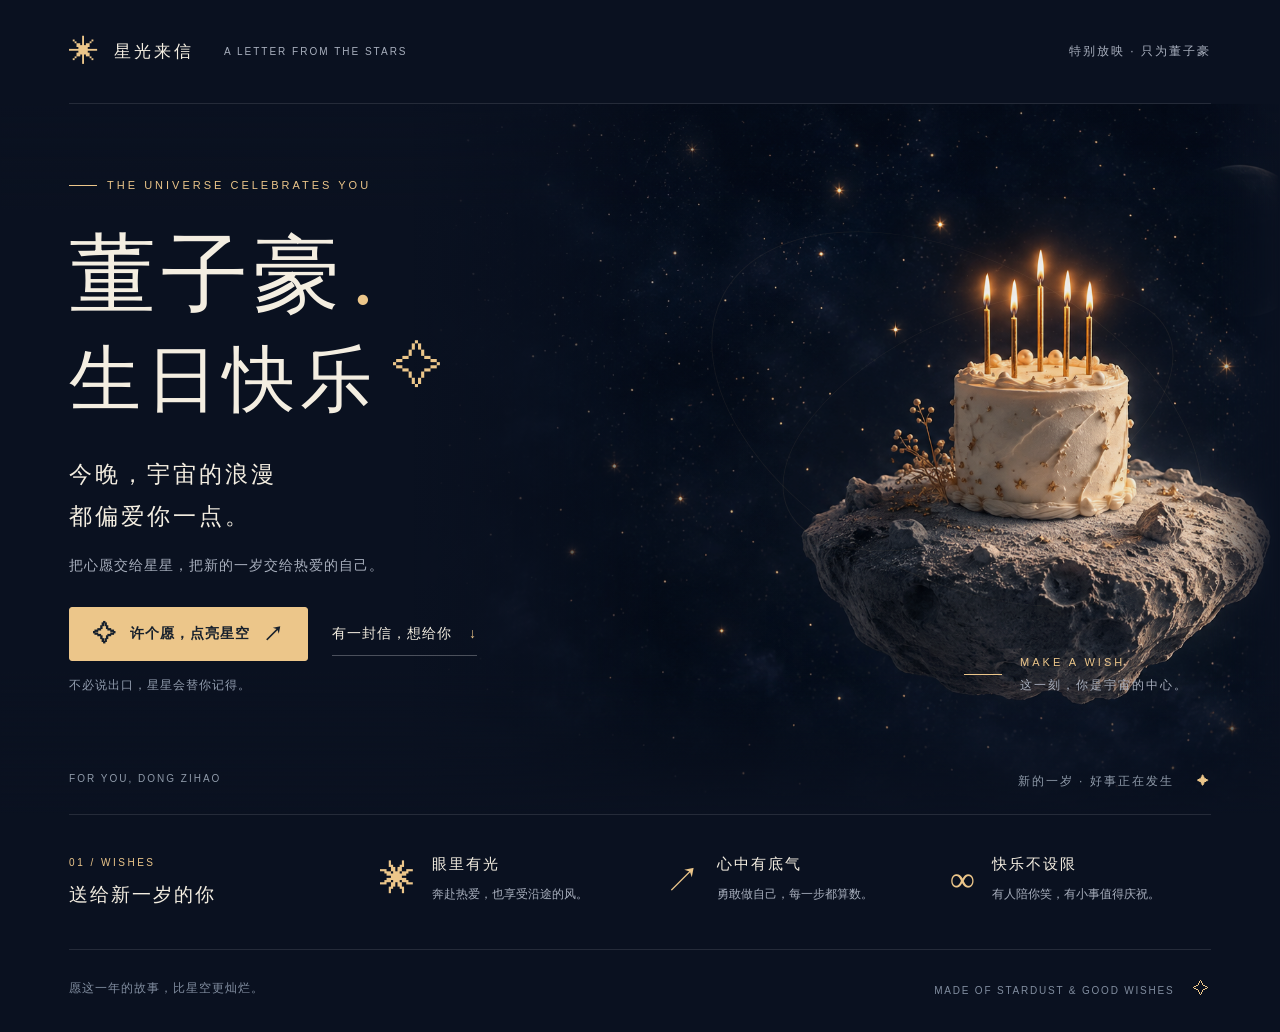
<file: index.html>
<!doctype html>
<html lang="zh-CN">
<head>
  <meta charset="UTF-8">
  <meta name="viewport" content="width=device-width, initial-scale=1">
  <meta name="theme-color" content="#0a1120">
  <meta name="description" content="董子豪，生日快乐。愿新的一岁，自由、明亮，永远有热爱可奔赴。一封为你而来的星光来信。">
  <title>董子豪，生日快乐 · 一封星光来信</title>
  <link rel="icon" href="./favicon.svg" type="image/svg+xml">
  <link rel="stylesheet" href="./style.css">
  <script src="./app.js" defer></script>
</head>
<body>
  <canvas id="fireworks" aria-hidden="true"></canvas>
  <div class="page-shell">
    <header class="masthead">
      <a class="wordmark" href="#home" aria-label="星光来信，回到首页"><span class="spark">✳</span> 星光来信 <span class="wordmark-en">A LETTER FROM THE STARS</span></a>
      <span class="edition">特别放映 · 只为董子豪</span>
    </header>
    <main id="home">
      <section class="hero" aria-labelledby="birthday-title">
        <div class="hero-art" role="img" aria-label="星空下，生日蛋糕上的烛光温柔闪耀"></div>
        <div class="orbit orbit-one" aria-hidden="true"></div>
        <div class="orbit orbit-two" aria-hidden="true"></div>
        <div class="hero-copy">
          <p class="eyebrow"><span></span> THE UNIVERSE CELEBRATES YOU</p>
          <h1 id="birthday-title"><span class="name">董子豪<span class="name-dot">.</span></span><span class="birthday">生日快乐<span class="title-star" aria-hidden="true">✧</span></span></h1>
          <p class="hero-line">今晚，宇宙的浪漫<br>都偏爱你一点。</p>
          <p class="hero-note">把心愿交给星星，<br class="mobile-break">把新的一岁交给热爱的自己。</p>
          <div class="actions">
            <button class="primary" id="wish-button"><span aria-hidden="true">✧</span> 许个愿，点亮星空 <span aria-hidden="true">↗</span></button>
            <button class="letter-button" id="letter-button" aria-expanded="false" aria-controls="letter">有一封信，想给你 <span aria-hidden="true">↓</span></button>
          </div>
          <p class="wish-status" id="wish-status" role="status" aria-live="polite">不必说出口，星星会替你记得。</p>
        </div>
        <div class="art-caption"><span class="caption-line"></span><span>MAKE A WISH<br><small>这一刻，你是宇宙的中心。</small></span></div>
        <div class="hero-bottom"><span>FOR YOU, DONG ZIHAO</span><span>新的一岁 · 好事正在发生 <span aria-hidden="true">✦</span></span></div>
      </section>
      <section class="wishes" aria-label="送给新一岁的你">
        <div class="wish-intro"><span class="section-number">01 / WISHES</span><h2>送给新一岁的你</h2></div>
        <div class="wish-item"><span class="wish-symbol" aria-hidden="true">✷</span><div><h3>眼里有光</h3><p>奔赴热爱，也享受沿途的风。</p></div></div>
        <div class="wish-item"><span class="wish-symbol" aria-hidden="true">↗</span><div><h3>心中有底气</h3><p>勇敢做自己，每一步都算数。</p></div></div>
        <div class="wish-item"><span class="wish-symbol" aria-hidden="true">∞</span><div><h3>快乐不设限</h3><p>有人陪你笑，有小事值得庆祝。</p></div></div>
      </section>
      <section id="letter" class="letter" hidden aria-labelledby="letter-title" tabindex="-1">
        <div class="letter-side"><span class="section-number">02 / JUST FOR YOU</span><p>有些祝福，<br>想慢慢说给你听。</p><span class="letter-star" aria-hidden="true">✳</span></div>
        <article class="letter-content"><span class="letter-label">一封星光来信</span><h2 id="letter-title">亲爱的董子豪：</h2><p>今天，先把忙碌放一放。把蛋糕切得大一点，把快乐留得久一点。你值得被认真地庆祝，也值得收到所有真诚的祝福。</p><p>愿新的一岁，你有奔向远方的勇气，也有慢下来看看晚霞的心情。想做的事，一点一点靠近；喜欢的人，常常见面；平凡的日子，也有让你忍不住嘴角上扬的小惊喜。</p><p>不必每一天都闪闪发光。疲惫的时候，就好好休息；开心的时候，就尽情大笑。愿你按照自己的节奏，长成自己喜欢的模样。</p><p class="letter-ending">生日快乐，董子豪。<br>愿你自由而明亮，所遇皆温柔。</p><div class="signature"><span>来自，所有希望你快乐的心意</span><span aria-hidden="true">✦</span></div></article>
      </section>
    </main>
    <footer><span>愿这一年的故事，比星空更灿烂。</span><span>MADE OF STARDUST & GOOD WISHES <span aria-hidden="true">✧</span></span></footer>
  </div>
</body>
</html>
</file>
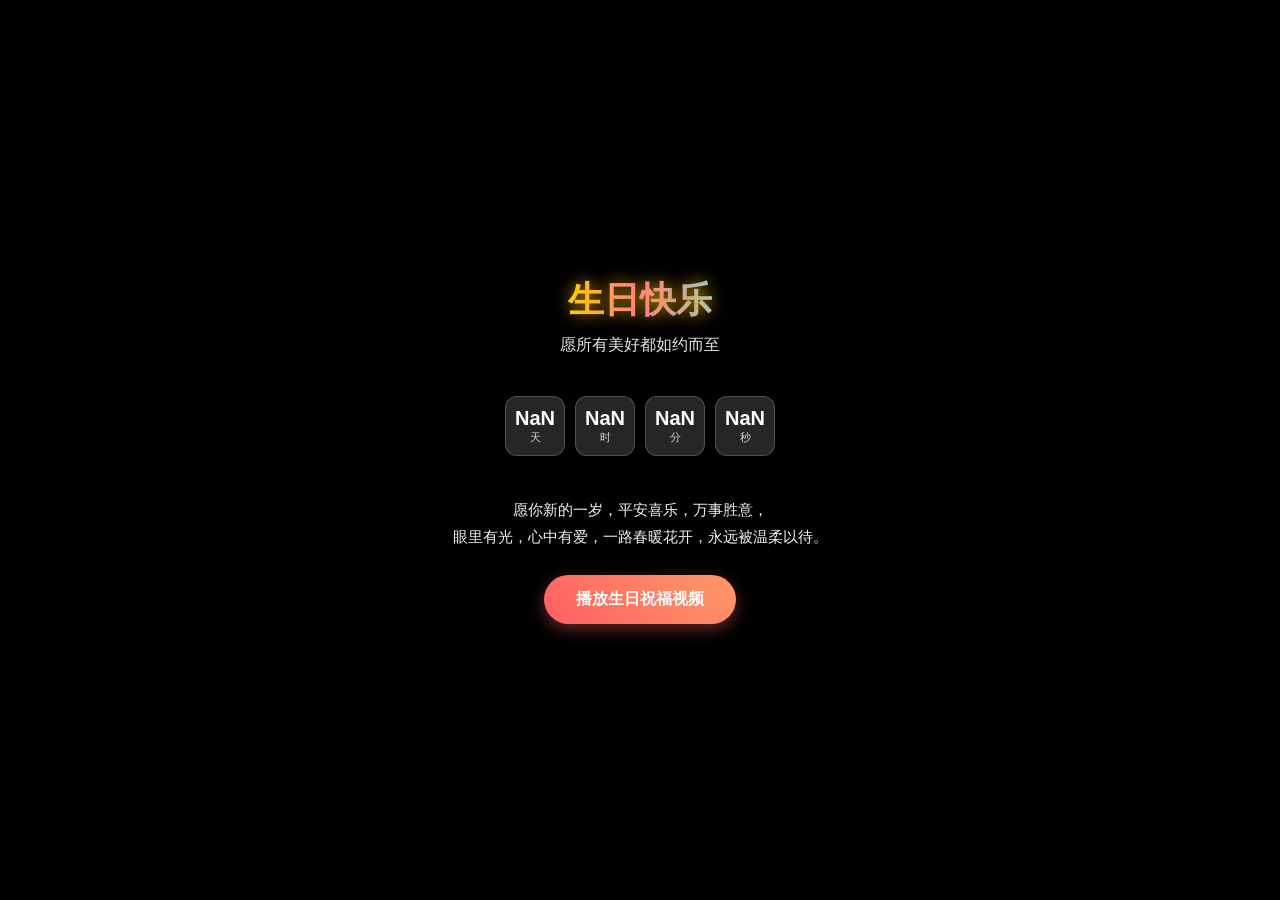
<file: sr/sr.html>
<!DOCTYPE html>
<html lang="zh-CN">
<head>
    <meta charset="UTF-8">
    <meta name="viewport" content="width=device-width, initial-scale=1.0, maximum-scale=1.0, user-scalable=no">
    <title>生日快乐</title>
    <style>
        *{margin:0;padding:0;box-sizing:border-box;font-family:"Microsoft YaHei",sans-serif}
        html,body{width:100%;min-height:100vh;background:#000;overflow-x:hidden}
        body{-webkit-text-size-adjust:100%;}

        .carousel{position:fixed;width:100%;height:100%;z-index:0}
        .carousel-item{position:absolute;width:100%;height:100%;object-fit:cover;opacity:0;animation:carousel 15s infinite}
        .carousel-item:nth-child(1){animation-delay:0s}
        .carousel-item:nth-child(2){animation-delay:5s}
        .carousel-item:nth-child(3){animation-delay:10s}
        @keyframes carousel{0%{opacity:0;transform:scale(1.1)}10%{opacity:1;transform:scale(1)}40%{opacity:1;transform:scale(1)}50%{opacity:0;transform:scale(1.1)}100%{opacity:0}}

        .mask{position:fixed;top:0;left:0;width:100%;height:100%;background:rgba(0,0,0,0.55);z-index:1}

        .container{position:relative;z-index:2;min-height:100vh;display:flex;flex-direction:column;align-items:center;justify-content:center;color:#fff;text-align:center;padding:20px 15px;width:100%}

        .title{font-size:36px;font-weight:bold;margin-bottom:10px;text-shadow:0 0 15px rgba(255,185,0,0.8);background:linear-gradient(90deg,#ffd700,#ff69b4,#87ceeb);-webkit-background-clip:text;-webkit-text-fill-color:transparent;animation:glow 2s infinite alternate}
        @media(max-width:400px){.title{font-size:28px;}}
        @keyframes glow{from{filter:drop-shadow(0 0 10px #ffd700)}to{filter:drop-shadow(0 0 25px #ff69b4)}}

        .subtitle{font-size:16px;margin-bottom:20px;opacity:.9}

        .countdown{display:flex;gap:10px;margin:20px 0;flex-wrap:wrap;justify-content:center}
        .time-box{width:60px;height:60px;background:rgba(255,255,255,0.15);border-radius:12px;display:flex;flex-direction:column;align-items:center;justify-content:center;backdrop-filter:blur(10px);border:1px solid rgba(255,255,255,0.2)}
        .time-num{font-size:20px;font-weight:bold}
        .time-text{font-size:11px;opacity:.8}

        .wish{max-width:100%;line-height:1.8;font-size:15px;margin:20px 0 25px;opacity:.95;padding:0 10px}

        .play-btn{padding:14px 32px;background:linear-gradient(45deg,#ff5e62,#ff9966);border:none;border-radius:50px;color:#fff;font-size:16px;font-weight:bold;cursor:pointer;box-shadow:0 5px 15px rgba(255,94,98,0.4);transition:.3s;max-width:90%;white-space:nowrap}
        .play-btn:hover{transform:translateY(-3px);box-shadow:0 8px 20px rgba(255,94,98,0.5)}

        .petal{position:fixed;pointer-events:none;z-index:3;animation:fall linear infinite;color:#ff91b9}
        @keyframes fall{0%{transform:translateY(-10vh) rotate(0deg);opacity:1}100%{transform:translateY(110vh) rotate(360deg);opacity:0}}

        #fireworksCanvas{position:fixed;top:0;left:0;width:100%;height:100%;z-index:99;pointer-events:none;display:none}
    </style>
</head>
<body>
<canvas id="fireworksCanvas"></canvas>

<!-- 你的图片：保持原样，只修复格式 -->
<div class="carousel">
    <img src="sr3.jpg" class="carousel-item">
    <img src="sr1.jpg" class="carousel-item">
    <img src="sr2.jpg" class="carousel-item">
</div>

<div class="mask"></div>
<div class="container">
    <h1 class="title">生日快乐</h1>
    <p class="subtitle">愿所有美好都如约而至</p>
    <div class="countdown">
        <div class="time-box"><div class="time-num" id="day">00</div><div class="time-text">天</div></div>
        <div class="time-box"><div class="time-num" id="hour">00</div><div class="time-text">时</div></div>
        <div class="time-box"><div class="time-num" id="min">00</div><div class="time-text">分</div></div>
        <div class="time-box"><div class="time-num" id="sec">00</div><div class="time-text">秒</div></div>
    </div>
    <div class="wish">愿你新的一岁，平安喜乐，万事胜意，<br>眼里有光，心中有爱，一路春暖花开，永远被温柔以待。</div>
    <button class="play-btn" onclick="playVideo()">播放生日祝福视频</button>
</div>

<script>
window.onload = function(){
    // 你的音乐
    const audio = new Audio("全部都是你.mp3");
    audio.volume=0.4;audio.loop=true;
    audio.play().catch(()=>{});
    createPetals();
    startCountdown();
    initFireworks();
};

let countdownEnded = false;
function startCountdown(){
    const target = new Date("2026-04-06T00:00:00+8:00");
    function update(){
        const now = new Date();
        const diff = target - now;
        if(diff<=0){
            document.getElementById("day").innerText="00";
            document.getElementById("hour").innerText="00";
            document.getElementById("min").innerText="00";
            document.getElementById("sec").innerText="00";
            if(!countdownEnded){
                countdownEnded=true;
                startFireworks();
            }
            return;
        }
        const d=Math.floor(diff/86400000);
        const h=Math.floor((diff%86400000)/3600000);
        const m=Math.floor((diff%3600000)/60000);
        const s=Math.floor((diff%60000)/1000);
        document.getElementById("day").innerText=String(d).padStart(2,"0");
        document.getElementById("hour").innerText=String(h).padStart(2,"0");
        document.getElementById("min").innerText=String(m).padStart(2,"0");
        document.getElementById("sec").innerText=String(s).padStart(2,"0");
    }
    update();
    setInterval(update,1000);
}

function createPetals(){
    const emojis=["❤️","✨","🎂","🎈","💖"];
    const count=40;
    for(let i=0;i<count;i++){
        const div=document.createElement("div");
        div.className="petal";
        div.innerText=emojis[Math.floor(Math.random()*emojis.length)];
        div.style.left=Math.random()*100+"vw";
        div.style.animationDuration=(Math.random()*3+4)+"s";
        div.style.fontSize=Math.random()*12+18+"px";
        div.style.opacity=Math.random()*0.6+0.4;
        document.body.appendChild(div);
    }
}

let canvas,ctx;
let fireworksRunning=false;
function initFireworks(){
    canvas=document.getElementById("fireworksCanvas");
    ctx=canvas.getContext("2d");
    resizeCanvas();
    window.addEventListener("resize",resizeCanvas);
}
function resizeCanvas(){
    canvas.width=window.innerWidth;
    canvas.height=window.innerHeight;
}
function startFireworks(){
    canvas.style.display="block";
    fireworksRunning=true;
    fireworksLoop();
}

class Firework{
    constructor(){
        this.x=Math.random()*canvas.width;
        this.y=canvas.height;
        this.speed=Math.random()*3+3;
        this.angle=Math.PI/2+(Math.random()-0.5)*1;
        this.vx=Math.cos(this.angle)*this.speed;
        this.vy=-Math.sin(this.angle)*this.speed;
        this.alpha=1;
        this.color=`hsl(${Math.random()*360},100%,60%)`;
    }
    update(){
        this.x+=this.vx;
        this.y+=this.vy;
        this.vy+=0.05;
        this.alpha-=0.01;
    }
    draw(){
        ctx.save();
        ctx.globalAlpha=this.alpha;
        ctx.beginPath();
        ctx.arc(this.x,this.y,2,0,Math.PI*2);
        ctx.fillStyle=this.color;
        ctx.fill();
        ctx.restore();
    }
}

class Particle{
    constructor(x,y,color){
        this.x=x;this.y=y;
        this.speed=Math.random()*4+2;
        this.angle=Math.random()*Math.PI*2;
        this.vx=Math.cos(this.angle)*this.speed;
        this.vy=Math.sin(this.angle)*this.speed;
        this.alpha=1;
        this.decay=Math.random()*0.01+0.005;
        this.color=color;
    }
    update(){
        this.x+=this.vx;this.y+=this.vy;this.vy+=0.05;this.alpha-=this.decay;
    }
    draw(){
        ctx.save();ctx.globalAlpha=this.alpha;ctx.beginPath();ctx.arc(this.x,this.y,1.5,0,Math.PI*2);ctx.fillStyle=this.color;ctx.fill();ctx.restore();
    }
}

let fireworks=[];
let particles=[];

function fireworksLoop(){
    if(!fireworksRunning)return;
    ctx.clearRect(0,0,canvas.width,canvas.height);
    if(Math.random()<0.15)fireworks.push(new Firework());
    for(let i=fireworks.length-1;i>=0;i--){
        const f=fireworks[i];f.update();f.draw();
        if(f.alpha<=0){
            fireworks.splice(i,1);
            for(let j=0;j<50;j++)particles.push(new Particle(f.x,f.y,f.color));
        }
    }
    for(let i=particles.length-1;i>=0;i--){
        const p=particles[i];p.update();p.draw();
        if(p.alpha<=0)particles.splice(i,1);
    }
    requestAnimationFrame(fireworksLoop);
}

// 你的视频
function playVideo(){
    window.open("91b7ad48593b84d3c20c30f42b664329.mp4","_blank");
}
</script>
</body>
</html>
</file>
<file: style.css>
:root{color-scheme:dark;--bg:#0a1120;--ink:#f4eee1;--muted:#a8afbd;--gold:#ecc68a;--line:#ffffff1c}
*{box-sizing:border-box}html{scroll-behavior:smooth;scroll-padding-top:30px}body{margin:0;background:var(--bg);color:var(--ink);font-family:"Microsoft YaHei","PingFang SC",sans-serif;-webkit-font-smoothing:antialiased}button,a{-webkit-tap-highlight-color:transparent}button{font:inherit}button,a{touch-action:manipulation}button:focus-visible,a:focus-visible{outline:2px solid var(--gold);outline-offset:7px}button:disabled{cursor:wait}a{color:inherit;text-decoration:none}.page-shell{max-width:1640px;margin:auto;padding:0 5.4%}.masthead{height:104px;display:flex;align-items:center;justify-content:space-between;border-bottom:1px solid var(--line);position:relative;z-index:2}.wordmark{display:flex;align-items:center;gap:12px;font-size:17px;letter-spacing:3px}.spark{font-size:30px;color:var(--gold)}.wordmark-en{font-size:10px;letter-spacing:2px;margin-left:18px;color:var(--muted)}.edition{font-size:12px;letter-spacing:2px;color:var(--muted)}.hero{position:relative;isolation:isolate;min-height:710px;padding:75px 0 72px}.hero-art{position:absolute;z-index:-3;right:-6%;top:0;bottom:0;width:76%;background:url('./birthday-cosmos.png') center center/cover no-repeat;opacity:.94;mask-image:linear-gradient(to right,transparent 0%,#000 28%,#000 92%,transparent 100%)}.hero:after{content:"";position:absolute;z-index:-2;inset:0 -6%;background:linear-gradient(0deg,var(--bg),transparent 20%,transparent 85%,#0a11204d),linear-gradient(90deg,var(--bg) 5%,#0a1120cc 27%,transparent 65%);pointer-events:none}.hero-copy{position:relative;width:58%;z-index:1}.eyebrow{display:flex;align-items:center;gap:10px;font-size:11px;letter-spacing:3px;color:var(--gold);margin:0 0 30px}.eyebrow span{height:1px;width:28px;background:var(--gold)}h1{font-family:"Noto Serif SC","Songti SC",SimSun,serif;margin:0;font-weight:500;letter-spacing:5px;line-height:1.24}.name{font-size:clamp(62px,6.8vw,104px);display:block}.name-dot{color:var(--gold);margin-left:7px}.birthday{display:block;font-size:clamp(46px,5.6vw,82px);margin-top:7px}.title-star{display:inline-block;color:var(--gold);font-size:50px;vertical-align:top;margin:0 0 0 16px}.hero-line{font-family:"Noto Serif SC","Songti SC",serif;font-size:23px;line-height:1.85;letter-spacing:3px;margin:29px 0 14px}.hero-note{font-size:14px;line-height:1.8;color:var(--muted);letter-spacing:1px;margin:0 0 29px}.mobile-break{display:none}.actions{display:flex;align-items:center;gap:24px;flex-wrap:wrap}button{cursor:pointer}.primary{display:flex;align-items:center;justify-content:center;gap:13px;min-height:54px;background:var(--gold);color:#17202c;border:1px solid var(--gold);border-radius:3px;padding:0 23px;font-size:14px;font-weight:600;letter-spacing:1px;transition:background .2s,transform .2s,box-shadow .2s}.primary:hover{background:#ffdfa9;transform:translateY(-2px);box-shadow:0 5px 30px #ecc68a24}.primary>span:first-child{font-size:23px}.primary>span:last-child{font-size:20px}.letter-button{color:var(--ink);background:none;border:0;border-bottom:1px solid #ffffff44;min-height:44px;padding:8px 0;font-size:14px;letter-spacing:1px}.letter-button span{margin-left:12px;color:var(--gold)}.letter-button:hover{color:var(--gold)}.wish-status{font-size:12px;min-height:20px;margin-top:16px;color:#929dae;letter-spacing:1px}.art-caption{position:absolute;right:2%;bottom:117px;display:flex;align-items:center;gap:18px;font-size:11px;letter-spacing:3px;color:var(--gold);line-height:2}.caption-line{width:38px;height:1px;background:var(--gold)}.art-caption small{font-size:12px;letter-spacing:2px;color:var(--muted)}.hero-bottom{position:absolute;bottom:24px;width:100%;display:flex;justify-content:space-between;font-size:10px;letter-spacing:2px;color:#8f9aa9}.hero-bottom>span:last-child{font-size:12px;letter-spacing:2px}.hero-bottom>span:last-child span{color:var(--gold);margin-left:18px}.orbit{position:absolute;border:1px solid #ecc68a12;z-index:-1;border-radius:50%;pointer-events:none}.orbit-one{width:420px;height:420px;right:2%;top:15%;transform:rotate(-25deg) scaleY(.5)}.orbit-two{width:530px;height:530px;right:-1%;top:7%;transform:rotate(28deg) scaleY(.6)}.wishes{position:relative;display:grid;grid-template-columns:1.1fr 1fr 1fr 1fr;gap:24px;padding:37px 0 41px;border-top:1px solid var(--line);border-bottom:1px solid var(--line)}.section-number{font-size:10px;letter-spacing:2.5px;color:var(--gold)}.wish-intro h2{font-family:"Noto Serif SC",serif;font-weight:500;font-size:19px;letter-spacing:2px;margin:12px 0 0}.wish-item{display:flex;align-items:center;gap:17px}.wish-symbol{font-family:Georgia,serif;font-size:35px;color:var(--gold);font-weight:400}.wish-item h3{font-size:15px;font-weight:500;letter-spacing:2px;margin:0 0 10px}.wish-item p{font-size:12px;line-height:1.8;color:var(--muted);margin:0}.letter{margin:64px 0 24px;padding:55px;display:grid;grid-template-columns:1fr 2fr;gap:65px;background:#101a2a;border:1px solid #ecc68a30;border-radius:3px}.letter[hidden]{display:none}.letter:focus{outline:none}.letter-side p{font:24px/1.9 "Noto Serif SC",serif;letter-spacing:2px}.letter-star{font-size:90px;color:var(--gold);display:inline-block;margin-top:30px}.letter-label{color:var(--gold);font-size:12px;letter-spacing:3px}.letter-content h2{font-size:23px;font-weight:500;letter-spacing:2px;margin:25px 0}.letter-content p{font-size:16px;color:#c6cbd3;line-height:2.2;margin:0 0 23px}.letter-content .letter-ending{color:var(--ink);font-family:"Noto Serif SC",serif;font-size:21px}.signature{display:flex;justify-content:space-between;align-items:center;border-top:1px solid var(--line);margin-top:30px;padding-top:22px;font-size:12px;color:var(--muted);letter-spacing:1px}.signature>span:last-child{font-size:28px;color:var(--gold)}footer{display:flex;justify-content:space-between;gap:20px;padding:30px 0 34px;color:#818d9f;font-size:12px;letter-spacing:1px}footer>span:last-child{font-size:10px;letter-spacing:1.8px}footer>span:last-child span{color:var(--gold);margin-left:14px;font-size:16px}#fireworks{position:fixed;inset:0;pointer-events:none;width:100%;height:100%;z-index:20}body.celebrating .art-caption{color:#fff3ce}body.celebrating .hero-art{filter:brightness(1.15);transition:filter 1s}
@media(min-width:1500px){.hero{min-height:800px;padding-top:90px}.hero-line{margin-top:36px}}
@media(max-width:1100px){.page-shell{padding:0 5%}.wordmark-en{display:none}.hero-copy{width:65%}.hero{min-height:720px}.hero-art{width:88%;right:-5%}.actions{gap:18px}.wishes{grid-template-columns:1fr 1fr;gap:30px}.wish-intro{align-self:center}.wish-item p{font-size:13px}.art-caption{right:0;bottom:100px}.letter{padding:35px;gap:32px}}
@media(max-width:640px){.page-shell{padding:0 6%}.masthead{height:77px}.wordmark{font-size:15px;gap:8px;letter-spacing:2px}.spark{font-size:26px}.edition{font-size:10px;letter-spacing:1px}.hero{padding:43px 0 65px;min-height:900px}.hero-copy{width:100%}.eyebrow{font-size:9px;letter-spacing:2px;margin-bottom:25px}.name{font-size:67px;letter-spacing:4px}.birthday{font-size:53px;letter-spacing:3px;margin-top:8px}.title-star{font-size:32px;margin-left:14px}.hero-line{font-size:20px;margin-top:24px;letter-spacing:2px}.hero-note{font-size:14px;margin-bottom:25px;max-width:310px}.hero-art{width:calc(100% + 14%);height:460px;top:auto;bottom:35px;right:-7%;background-position:63% center;mask-image:linear-gradient(to bottom,transparent,#000 30%,#000 78%,transparent)}.hero:after{background:linear-gradient(180deg,var(--bg) 0%,#0a1120cc 22%,transparent 54%,transparent 82%,var(--bg) 100%)}.actions{align-items:flex-start;gap:15px;flex-direction:column}.primary{font-size:14px;min-height:54px;padding:0 19px}.letter-button{font-size:13px;min-height:42px}.wish-status{font-size:11px;max-width:100%;line-height:1.8}.art-caption{bottom:85px;right:0;font-size:10px;text-shadow:0 2px 8px #000}.art-caption small{font-size:11px}.hero-bottom{bottom:17px;font-size:8px;letter-spacing:1px}.hero-bottom>span:last-child{font-size:10px;letter-spacing:1px}.hero-bottom>span:last-child span{margin-left:5px}.orbit-one{width:270px;height:270px;top:auto;bottom:140px;right:0}.orbit-two{width:320px;height:320px;top:auto;bottom:115px;right:-5%}.wishes{grid-template-columns:1fr;padding:29px 0 33px;gap:26px}.wish-intro{margin-bottom:4px}.wish-item{gap:22px}.wish-symbol{width:31px;text-align:center;font-size:30px}.wish-item h3{font-size:15px;margin-bottom:5px}.wish-item p{font-size:14px}.wish-intro h2{font-size:21px}.letter{grid-template-columns:1fr;margin:35px 0 12px;padding:26px 22px;gap:22px}.letter-side p{font-size:19px;margin:14px 0 0}.letter-side{position:relative}.letter-star{position:absolute;right:0;top:8px;font-size:48px;margin:0}.letter-content h2{font-size:21px}.letter-content p{font-size:16px;line-height:2.05}.letter-content .letter-ending{font-size:19px}.signature{font-size:11px;line-height:1.8}footer{flex-direction:column;align-items:center;text-align:center;padding:26px 0;gap:12px;font-size:11px}footer>span:last-child{font-size:8px}}
@media(prefers-reduced-motion:reduce){html{scroll-behavior:auto}*,*:before,*:after{transition:none!important;animation:none!important}}
</file>
